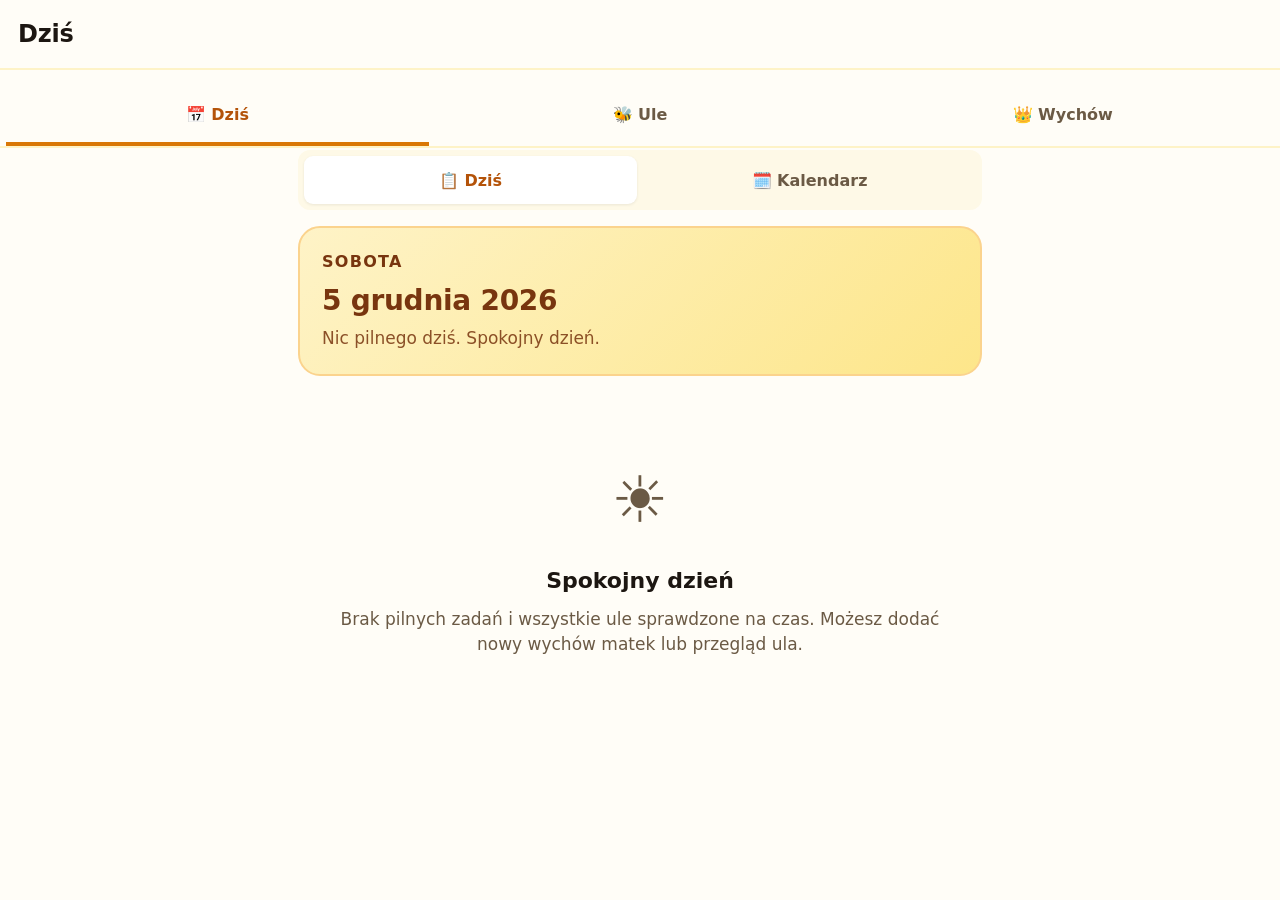
<file: index.html>
<!DOCTYPE html>
<html lang="pl">
<head>
<meta charset="UTF-8">
<meta name="viewport" content="width=device-width, initial-scale=1.0, viewport-fit=cover">
<meta name="theme-color" content="#f59e0b">
<title>Pasieka</title>
<link rel="stylesheet" href="style.css">
</head>
<body>
<header class="topbar">
  <button id="backBtn" class="icon-btn hidden" aria-label="Wróć">←</button>
  <h1 id="title">Pasieka</h1>
  <button id="addBtn" class="icon-btn primary hidden" aria-label="Dodaj">+</button>
</header>

<nav id="tabs" class="tabs">
  <button class="tab" data-tab="today">📅 Dziś</button>
  <button class="tab" data-tab="hives">🐝 Ule</button>
  <button class="tab" data-tab="rearing">👑 Wychów</button>
</nav>

<main id="app"></main>

<template id="hiveCardTpl">
  <article class="card hive-card">
    <div class="card-main">
      <div class="card-emoji">🐝</div>
      <div class="card-body">
        <h3 class="card-title"></h3>
        <p class="card-sub"></p>
      </div>
      <div class="card-meta"></div>
    </div>
  </article>
</template>

<template id="emptyTpl">
  <div class="empty">
    <div class="empty-emoji">🍯</div>
    <h2></h2>
    <p></p>
  </div>
</template>

<dialog id="modal">
  <form id="modalForm" method="dialog">
    <h2 id="modalTitle"></h2>
    <div id="modalFields"></div>
    <div class="modal-actions">
      <button type="button" id="modalCancel" class="btn ghost">Anuluj</button>
      <button type="submit" class="btn primary">Zapisz</button>
    </div>
  </form>
</dialog>

<script src="app.js"></script>
</body>
</html>
</file>
<file: style.css>
:root {
  --bg: #fffdf7;
  --bg-elev: #ffffff;
  --bg-sub: #fef9e7;
  --ink: #1c1611;
  --ink-soft: #6b5a45;
  --accent: #d97706;
  --accent-ink: #78350f;
  --accent-soft: #fef3c7;
  --accent-strong: #b45309;
  --border: #fbd38d;
  --border-soft: #fef3c7;
  --danger: #dc2626;
  --danger-soft: #fee2e2;
  --danger-ink: #7f1d1d;
  --good: #16a34a;
  --good-soft: #dcfce7;
  --good-ink: #14532d;
  --info: #0284c7;
  --info-soft: #e0f2fe;
  --info-ink: #0c4a6e;
  --purple: #9333ea;
  --purple-soft: #ede9fe;
  --purple-ink: #4c1d95;
  --shadow: 0 1px 2px rgba(120, 53, 15, 0.06), 0 4px 12px rgba(120, 53, 15, 0.08);
  --shadow-lg: 0 4px 8px rgba(120, 53, 15, 0.08), 0 12px 32px rgba(120, 53, 15, 0.12);
}

* { box-sizing: border-box; }
html { font-size: 18px; }
html, body { margin: 0; padding: 0; }
body {
  font-family: -apple-system, BlinkMacSystemFont, "Segoe UI", system-ui, sans-serif;
  background: var(--bg);
  color: var(--ink);
  min-height: 100vh;
  min-height: 100dvh;
  -webkit-font-smoothing: antialiased;
  padding-bottom: env(safe-area-inset-bottom);
  font-size: 18px;
  line-height: 1.5;
}

.topbar {
  position: sticky;
  top: 0;
  z-index: 10;
  display: flex;
  align-items: center;
  gap: 14px;
  padding: 16px 18px;
  padding-top: calc(16px + env(safe-area-inset-top));
  background: var(--bg);
  border-bottom: 2px solid var(--border-soft);
}
.topbar h1 {
  flex: 1;
  margin: 0;
  font-size: 24px;
  font-weight: 700;
  letter-spacing: -0.01em;
}

.icon-btn {
  width: 52px;
  height: 52px;
  border-radius: 14px;
  border: 2px solid var(--border-soft);
  background: var(--bg-elev);
  color: var(--ink);
  font-size: 28px;
  font-weight: 700;
  cursor: pointer;
  display: grid;
  place-items: center;
  transition: transform .1s, background .15s;
}
.icon-btn:active { transform: scale(0.94); }
.icon-btn.primary {
  background: var(--accent);
  color: white;
  border-color: var(--accent);
}
.icon-btn.hidden { display: none !important; }

.tabs {
  position: sticky;
  top: 86px;
  z-index: 9;
  display: flex;
  background: var(--bg);
  border-bottom: 2px solid var(--border-soft);
  padding: 0 6px;
}
.tabs.hidden { display: none; }
.tab {
  flex: 1;
  background: transparent;
  border: none;
  color: var(--ink-soft);
  padding: 16px 4px;
  font-size: 16px;
  font-weight: 700;
  font-family: inherit;
  cursor: pointer;
  border-bottom: 4px solid transparent;
  transition: color .15s, border-color .15s;
  min-height: 60px;
}
.tab.active {
  color: var(--accent-strong);
  border-bottom-color: var(--accent);
}

#app {
  max-width: 720px;
  margin: 0 auto;
  padding: 18px;
  display: flex;
  flex-direction: column;
  gap: 16px;
}

.card {
  background: var(--bg-elev);
  border: 2px solid var(--border-soft);
  border-radius: 18px;
  padding: 20px;
  box-shadow: var(--shadow);
  cursor: pointer;
  transition: transform .1s;
}
.card:active { transform: scale(0.99); }

.card-main { display: flex; align-items: center; gap: 16px; }
.card-emoji {
  font-size: 36px;
  width: 60px;
  height: 60px;
  background: var(--accent-soft);
  border-radius: 16px;
  display: grid;
  place-items: center;
  flex-shrink: 0;
}
.card-body { flex: 1; min-width: 0; }
.card-title { margin: 0 0 6px; font-size: 19px; font-weight: 700; }
.card-sub {
  margin: 0; color: var(--ink-soft); font-size: 16px;
  white-space: nowrap; overflow: hidden; text-overflow: ellipsis;
}
.card-meta { font-size: 14px; color: var(--ink-soft); text-align: right; flex-shrink: 0; }
.card-meta strong { display: block; color: var(--ink); font-size: 22px; }

.empty { text-align: center; padding: 60px 20px; color: var(--ink-soft); font-size: 17px; }
.empty-emoji { font-size: 64px; margin-bottom: 16px; }
.empty h2 { margin: 0 0 10px; color: var(--ink); font-size: 22px; }
.empty p { margin: 0; }

.section-title {
  font-size: 14px;
  text-transform: uppercase;
  letter-spacing: 0.08em;
  color: var(--ink-soft);
  margin: 16px 4px 4px;
  font-weight: 700;
}

.detail-header {
  background: linear-gradient(135deg, var(--accent-soft), #fff);
  border: 2px solid var(--border-soft);
  border-radius: 22px;
  padding: 28px 22px;
  text-align: center;
}
.detail-header .emoji { font-size: 56px; }
.detail-header h2 { margin: 12px 0 6px; font-size: 28px; letter-spacing: -0.01em; }
.detail-header p { margin: 0; color: var(--ink-soft); font-size: 17px; }

.stats {
  display: grid;
  grid-template-columns: repeat(3, 1fr);
  gap: 10px;
}
.stat {
  background: var(--bg-elev);
  border: 2px solid var(--border-soft);
  border-radius: 16px;
  padding: 14px 8px;
  text-align: center;
}
.stat-val { font-size: 26px; font-weight: 700; color: var(--accent-strong); line-height: 1.1; }
.stat-lbl {
  font-size: 12px;
  text-transform: uppercase;
  letter-spacing: 0.08em;
  color: var(--ink-soft);
  margin-top: 4px;
  font-weight: 700;
}

/* HERO TODAY CARD - duże, czytelne, dla seniora */
.hero-today {
  background: linear-gradient(135deg, #fef3c7, #fde68a);
  border-radius: 22px;
  padding: 22px;
  border: 2px solid var(--border);
}
.hero-today .hero-date {
  font-size: 16px;
  font-weight: 700;
  text-transform: uppercase;
  letter-spacing: 0.08em;
  color: var(--accent-ink);
  margin-bottom: 6px;
}
.hero-today .hero-title {
  font-size: 28px;
  font-weight: 700;
  color: var(--accent-ink);
  margin: 0 0 4px;
  letter-spacing: -0.01em;
}
.hero-today .hero-sub {
  font-size: 17px;
  color: var(--accent-ink);
  margin: 0;
  opacity: 0.85;
}

/* DUŻA karta zadania na dziś */
.big-task {
  background: var(--bg-elev);
  border: 3px solid var(--border);
  border-radius: 20px;
  padding: 22px;
  box-shadow: var(--shadow-lg);
  cursor: pointer;
}
.big-task.urgent { border-color: var(--danger); background: #fffafa; }
.big-task.critical { border-color: var(--accent); background: linear-gradient(135deg, #fffbeb, #fff); }
.big-task .bt-label {
  font-size: 13px;
  font-weight: 700;
  text-transform: uppercase;
  letter-spacing: 0.1em;
  color: var(--accent-strong);
  margin-bottom: 10px;
}
.big-task.urgent .bt-label { color: var(--danger-ink); }
.big-task .bt-title {
  font-size: 24px;
  font-weight: 700;
  margin: 0 0 8px;
  line-height: 1.2;
  color: var(--ink);
  display: flex;
  align-items: center;
  gap: 10px;
}
.big-task .bt-title .bt-icon { font-size: 32px; }
.big-task .bt-meta {
  font-size: 16px;
  color: var(--ink-soft);
  margin: 0 0 12px;
  font-weight: 600;
}
.big-task .bt-desc {
  font-size: 16px;
  color: var(--ink);
  margin: 0 0 16px;
  line-height: 1.5;
}
.big-task .bt-actions {
  display: flex;
  gap: 10px;
}
.big-task .bt-actions .btn {
  flex: 1;
  font-size: 17px;
  padding: 14px;
  min-height: 52px;
}

.section-card {
  background: var(--bg-elev);
  border: 2px solid var(--border-soft);
  border-radius: 18px;
  padding: 18px;
}
.section-card .sc-title {
  font-size: 14px;
  font-weight: 700;
  text-transform: uppercase;
  letter-spacing: 0.08em;
  color: var(--ink-soft);
  margin: 0 0 12px;
}
.section-card .sc-list {
  display: flex;
  flex-direction: column;
  gap: 12px;
}
.sc-item {
  display: flex;
  align-items: flex-start;
  gap: 12px;
  padding: 12px;
  background: var(--bg-sub);
  border-radius: 12px;
  cursor: pointer;
  min-height: 60px;
}
.sc-item:active { transform: scale(0.99); }
.sc-item-icon {
  font-size: 24px;
  width: 40px;
  height: 40px;
  display: grid;
  place-items: center;
  background: white;
  border-radius: 10px;
  flex-shrink: 0;
}
.sc-item-body { flex: 1; min-width: 0; }
.sc-item-title { font-size: 17px; font-weight: 600; color: var(--ink); margin: 0 0 2px; }
.sc-item-sub { font-size: 14px; color: var(--ink-soft); margin: 0; }
.sc-item.danger { background: var(--danger-soft); }
.sc-item.danger .sc-item-icon { background: white; }
.sc-item.warn { background: #fed7aa; }

.inspection {
  background: var(--bg-elev);
  border: 2px solid var(--border-soft);
  border-radius: 16px;
  padding: 16px;
  display: flex;
  gap: 14px;
}
.insp-date {
  text-align: center;
  width: 56px;
  flex-shrink: 0;
  background: var(--accent-soft);
  border-radius: 12px;
  padding: 8px 0;
}
.insp-date .day { font-size: 24px; font-weight: 700; color: var(--accent-ink); line-height: 1; }
.insp-date .month {
  font-size: 11px; text-transform: uppercase;
  color: var(--accent-ink); margin-top: 4px; font-weight: 700;
}
.insp-body { flex: 1; min-width: 0; }
.insp-tags { display: flex; flex-wrap: wrap; gap: 6px; margin-bottom: 8px; }
.tag {
  font-size: 14px;
  padding: 5px 10px;
  border-radius: 999px;
  background: var(--accent-soft);
  color: var(--accent-ink);
  font-weight: 600;
}
.tag.good { background: var(--good-soft); color: var(--good-ink); }
.tag.warn { background: #fed7aa; color: #9a3412; }
.tag.bad { background: var(--danger-soft); color: var(--danger-ink); }
.insp-notes { margin: 0; font-size: 16px; color: var(--ink); line-height: 1.45; }

.btn {
  border: none;
  border-radius: 14px;
  padding: 14px 20px;
  font-size: 17px;
  font-weight: 700;
  cursor: pointer;
  font-family: inherit;
  min-height: 52px;
}
.btn.primary { background: var(--accent); color: white; }
.btn.primary:active { background: var(--accent-strong); }
.btn.ghost { background: var(--bg-sub); color: var(--ink); border: 2px solid var(--border-soft); }
.btn.danger { background: transparent; color: var(--danger-ink); border: 2px solid var(--danger-soft); }
.btn.success { background: var(--good); color: white; }
.btn-row { display: flex; gap: 10px; margin-top: 4px; }
.btn-row .btn { flex: 1; }

dialog {
  border: none;
  border-radius: 22px;
  padding: 0;
  max-width: 92vw;
  width: 460px;
  background: var(--bg-elev);
  color: var(--ink);
  box-shadow: 0 20px 50px rgba(120, 53, 15, .2);
  font-size: 17px;
}
dialog::backdrop { background: rgba(120, 53, 15, .35); backdrop-filter: blur(4px); }
#modalForm { padding: 22px; }
#modalForm h2 { margin: 0 0 18px; font-size: 22px; }
#modalFields { display: flex; flex-direction: column; gap: 14px; margin-bottom: 18px; }
.field { display: flex; flex-direction: column; gap: 8px; }
.field label { font-size: 15px; font-weight: 700; color: var(--ink); }
.field input, .field select, .field textarea {
  border: 2px solid var(--border);
  background: var(--bg);
  color: var(--ink);
  border-radius: 12px;
  padding: 14px 14px;
  font-size: 18px;
  font-family: inherit;
  width: 100%;
  min-height: 52px;
}
.field textarea { min-height: 90px; resize: vertical; }
.field input:focus, .field select:focus, .field textarea:focus {
  outline: 3px solid var(--accent);
  outline-offset: -1px;
}
.checkrow { display: flex; align-items: center; gap: 12px; padding: 12px 0; }
.checkrow input { width: 26px; height: 26px; }
.checkrow label { font-size: 17px; font-weight: 600; color: var(--ink); cursor: pointer; }
.modal-actions { display: flex; gap: 10px; justify-content: stretch; }
.modal-actions .btn { flex: 1; }

.rearing-card-progress {
  margin-top: 14px;
  height: 8px;
  background: var(--border-soft);
  border-radius: 4px;
  overflow: hidden;
}
.rearing-card-progress > div {
  height: 100%;
  background: var(--accent);
  transition: width .3s;
}

/* ============================================
 * Tabela kalendarza - duża, czytelna
 * ============================================ */

.cal-wrap {
  background: var(--bg-elev);
  border: 2px solid var(--border-soft);
  border-radius: 18px;
  overflow: hidden;
  box-shadow: var(--shadow);
}

.cal-legend {
  display: flex;
  flex-wrap: wrap;
  gap: 12px;
  font-size: 13px;
  color: var(--ink);
  padding: 12px 14px;
  background: var(--bg-sub);
  border-bottom: 2px solid var(--border-soft);
  font-weight: 600;
}
.cal-legend span { display: inline-flex; align-items: center; gap: 5px; }
.cal-legend .dot {
  width: 14px; height: 14px; border-radius: 4px; display: inline-block;
  border: 1px solid rgba(0,0,0,.1);
}

.cal {
  width: 100%;
  border-collapse: separate;
  border-spacing: 0;
  font-size: 16px;
}
.cal th {
  background: var(--accent-soft);
  text-align: left;
  padding: 12px 10px;
  font-size: 12px;
  text-transform: uppercase;
  letter-spacing: 0.08em;
  color: var(--accent-ink);
  font-weight: 700;
  border-bottom: 3px solid var(--accent);
}
.cal th:first-child { padding-left: 14px; }
.cal th:last-child { padding-right: 14px; text-align: center; }

.cal td {
  padding: 14px 10px;
  border-bottom: 2px solid var(--border-soft);
  vertical-align: top;
  background: var(--bg-elev);
}
.cal td:first-child { padding-left: 14px; }
.cal td:last-child { padding-right: 14px; text-align: center; vertical-align: middle; }
.cal tr:last-child td { border-bottom: none; }

.cal tr.row-pre td { background: #faf5ff; }
.cal tr.row-graft td { background: var(--accent-soft); }
.cal tr.row-today td { background: var(--info-soft); border-bottom-color: var(--info); }
.cal tr.row-overdue td { background: var(--danger-soft); }
.cal tr.row-done td { opacity: 0.55; background: var(--bg-sub); }
.cal tr.row-done .t-title { text-decoration: line-through; }
.cal tr.row-critical { box-shadow: inset 5px 0 0 var(--danger); }
.cal tr { cursor: pointer; }

.t-date {
  font-weight: 700;
  color: var(--ink);
  font-size: 16px;
  white-space: nowrap;
  line-height: 1.15;
}
.t-date small {
  display: block;
  color: var(--ink-soft);
  font-weight: 600;
  font-size: 12px;
  text-transform: uppercase;
  margin-top: 3px;
}

.t-day {
  display: inline-block;
  padding: 5px 10px;
  border-radius: 8px;
  font-weight: 700;
  font-size: 14px;
  text-align: center;
  white-space: nowrap;
  background: var(--accent-soft);
  color: var(--accent-ink);
}
.t-day.neg { background: var(--purple-soft); color: var(--purple-ink); }
.t-day.zero { background: var(--accent); color: white; }

.hive-chip {
  display: inline-block;
  padding: 5px 11px;
  border-radius: 8px;
  font-weight: 700;
  font-size: 14px;
  white-space: nowrap;
  max-width: 110px;
  overflow: hidden;
  text-overflow: ellipsis;
}

.t-title {
  font-weight: 700;
  font-size: 16px;
  margin: 0 0 5px;
  color: var(--ink);
  line-height: 1.3;
}
.t-icon { margin-right: 6px; font-size: 18px; }
.t-desc {
  margin: 4px 0 0;
  font-size: 14px;
  color: var(--ink-soft);
  line-height: 1.45;
}

.t-check {
  width: 36px;
  height: 36px;
  border-radius: 50%;
  border: 3px solid var(--border);
  background: white;
  cursor: pointer;
  font-size: 18px;
  font-weight: 700;
  color: white;
  display: inline-grid;
  place-items: center;
}
.row-done .t-check { background: var(--good); border-color: var(--good); }

.view-toggle {
  display: flex;
  gap: 6px;
  background: var(--bg-sub);
  border-radius: 12px;
  padding: 6px;
}
.view-toggle button {
  flex: 1;
  border: none;
  background: transparent;
  padding: 12px;
  font-size: 16px;
  font-weight: 700;
  color: var(--ink-soft);
  border-radius: 9px;
  cursor: pointer;
  font-family: inherit;
  min-height: 48px;
}
.view-toggle button.active {
  background: white;
  color: var(--accent-strong);
  box-shadow: 0 1px 3px rgba(0,0,0,.08);
}

/* Card-style task list (legacy fallback) */
.task {
  background: var(--bg-elev);
  border: 2px solid var(--border-soft);
  border-radius: 16px;
  padding: 16px;
  display: flex;
  gap: 14px;
  align-items: flex-start;
  cursor: pointer;
  transition: transform .1s, opacity .15s;
}
.task:active { transform: scale(0.99); }
.task.done { opacity: 0.55; }
.task.done .task-title { text-decoration: line-through; }
.task.today { border-color: var(--info); border-width: 3px; box-shadow: 0 0 0 4px var(--info-soft); }
.task.overdue { border-color: var(--danger); }
.task.future { opacity: 0.75; }

.task-day {
  text-align: center;
  width: 64px;
  flex-shrink: 0;
  background: var(--accent-soft);
  border-radius: 12px;
  padding: 10px 0;
}
.task.critical .task-day { background: var(--danger-soft); }
.task.critical .task-day .day-n { color: var(--danger-ink); }
.task.critical .task-day .day-d { color: var(--danger-ink); }
.day-n { font-size: 26px; font-weight: 700; color: var(--accent-ink); line-height: 1; }
.day-d {
  font-size: 11px; text-transform: uppercase;
  color: var(--accent-ink); margin-top: 4px; font-weight: 700;
}
.task-body { flex: 1; min-width: 0; }
.task-icon { font-size: 22px; margin-right: 8px; }
.task-title { margin: 0 0 6px; font-size: 17px; font-weight: 700; }
.task-meta { font-size: 14px; color: var(--ink-soft); margin-bottom: 6px; font-weight: 600; }
.task-desc { margin: 0; font-size: 15px; color: var(--ink); line-height: 1.45; }
.task-check {
  width: 36px;
  height: 36px;
  border-radius: 50%;
  border: 3px solid var(--border);
  background: white;
  flex-shrink: 0;
  cursor: pointer;
  display: grid;
  place-items: center;
  margin-top: 2px;
  font-size: 18px;
  color: white;
  font-weight: 700;
}
.task.done .task-check { background: var(--good); border-color: var(--good); }

/* ============================================
 * Kalendarz miesięczny - klasyczna siatka 7 kolumn
 * ============================================ */

.cal-nav {
  display: flex;
  align-items: center;
  gap: 8px;
  background: var(--bg-elev);
  border: 2px solid var(--border-soft);
  border-radius: 16px;
  padding: 6px;
}
.cal-nav-btn {
  width: 52px;
  height: 52px;
  border-radius: 12px;
  border: none;
  background: var(--accent-soft);
  color: var(--accent-strong);
  font-size: 28px;
  font-weight: 700;
  cursor: pointer;
  font-family: inherit;
  flex-shrink: 0;
}
.cal-nav-btn:active { background: var(--border); }
.cal-nav-title {
  flex: 1;
  background: transparent;
  border: none;
  color: var(--ink);
  font-size: 20px;
  font-weight: 700;
  cursor: pointer;
  font-family: inherit;
  padding: 12px;
  border-radius: 12px;
  letter-spacing: -0.01em;
  min-height: 52px;
}
.cal-nav-title:active { background: var(--bg-sub); }

.month-grid {
  display: grid;
  grid-template-columns: repeat(7, 1fr);
  gap: 4px;
  background: var(--bg-elev);
  padding: 8px;
  border-radius: 16px;
  border: 2px solid var(--border-soft);
  box-shadow: var(--shadow);
}
.month-head {
  text-align: center;
  font-size: 12px;
  font-weight: 700;
  color: var(--ink-soft);
  text-transform: uppercase;
  padding: 8px 2px;
  letter-spacing: 0.05em;
}
.month-day {
  aspect-ratio: 1;
  background: var(--bg-sub);
  border-radius: 10px;
  padding: 5px;
  display: flex;
  flex-direction: column;
  cursor: pointer;
  font-size: 15px;
  border: 2px solid transparent;
  min-height: 48px;
}
.month-day:active { transform: scale(0.96); }
.month-day .dnum { font-weight: 700; color: var(--ink); font-size: 16px; }
.month-day.other-month { opacity: 0.35; }
.month-day.weekend .dnum { color: var(--accent-strong); }
.month-day.today { background: var(--info-soft); border-color: var(--info); }
.month-day.today .dnum { color: var(--info-ink); }
.month-day.selected { background: var(--accent-soft); border-color: var(--accent); border-width: 3px; }
.month-day.selected .dnum { color: var(--accent-ink); }
.month-day .events {
  display: flex;
  flex-wrap: wrap;
  gap: 3px;
  margin-top: auto;
  justify-content: flex-start;
}
.event-dot {
  width: 8px;
  height: 8px;
  border-radius: 50%;
  display: inline-block;
  flex-shrink: 0;
}
.event-dot.task { background: var(--accent); }
.event-dot.critical { background: var(--danger); }
.event-dot.hive { background: var(--good); }

.cal-legend-sm {
  display: flex;
  flex-wrap: wrap;
  gap: 14px;
  font-size: 14px;
  color: var(--ink);
  font-weight: 600;
  padding: 0 4px;
}
.cal-legend-sm span {
  display: inline-flex;
  align-items: center;
  gap: 6px;
}

.day-panel {
  background: var(--bg-elev);
  border: 2px solid var(--border-soft);
  border-radius: 18px;
  overflow: hidden;
  box-shadow: var(--shadow);
}
.day-panel-head {
  background: linear-gradient(135deg, var(--accent-soft), #fff);
  padding: 18px 20px;
  border-bottom: 2px solid var(--border-soft);
}
.day-panel-head h3 {
  margin: 0 0 4px;
  font-size: 22px;
  color: var(--ink);
  letter-spacing: -0.01em;
}
.day-panel-head p {
  margin: 0;
  font-size: 15px;
  color: var(--ink-soft);
  font-weight: 600;
  text-transform: capitalize;
}
.day-empty {
  padding: 30px 20px;
  text-align: center;
  color: var(--ink-soft);
  font-size: 16px;
  margin: 0;
}
.day-events {
  display: flex;
  flex-direction: column;
}
.day-event {
  display: flex;
  align-items: flex-start;
  gap: 14px;
  padding: 16px 18px;
  border-bottom: 1px solid var(--border-soft);
  cursor: pointer;
  background: var(--bg-elev);
}
.day-event:last-child { border-bottom: none; }
.day-event:active { background: var(--bg-sub); }
.day-event.critical { box-shadow: inset 5px 0 0 var(--danger); }
.day-event.done { opacity: 0.55; }
.day-event.done h4 { text-decoration: line-through; }
.day-event.hive { box-shadow: inset 5px 0 0 var(--good); }
.de-icon {
  font-size: 28px;
  width: 48px;
  height: 48px;
  background: var(--bg-sub);
  border-radius: 12px;
  display: grid;
  place-items: center;
  flex-shrink: 0;
}
.day-event.hive .de-icon { background: var(--good-soft); }
.day-event.critical .de-icon { background: var(--danger-soft); }
.de-body { flex: 1; min-width: 0; }
.de-body h4 {
  margin: 0 0 4px;
  font-size: 17px;
  font-weight: 700;
  color: var(--ink);
  line-height: 1.25;
}
.de-meta {
  margin: 0 0 6px;
  font-size: 13px;
  color: var(--ink-soft);
  font-weight: 600;
}
.de-desc {
  margin: 0;
  font-size: 14px;
  color: var(--ink);
  line-height: 1.4;
}

/* ============================================
 * Siatka uli - status w widoku termowizyjnym
 * ============================================ */

.search-bar {
  background: var(--bg-elev);
  border: 2px solid var(--border);
  border-radius: 14px;
  padding: 12px 18px;
  font-size: 17px;
  font-family: inherit;
  width: 100%;
  min-height: 52px;
  color: var(--ink);
}
.search-bar:focus { outline: 3px solid var(--accent); outline-offset: -1px; }

.status-summary {
  display: grid;
  grid-template-columns: repeat(4, 1fr);
  gap: 6px;
  margin-bottom: 4px;
}
.status-pill {
  background: var(--bg-elev);
  border: 2px solid var(--border-soft);
  border-radius: 12px;
  padding: 10px 6px;
  text-align: center;
}
.status-pill .sp-val {
  font-size: 22px;
  font-weight: 700;
  line-height: 1;
}
.status-pill .sp-lbl {
  font-size: 11px;
  font-weight: 700;
  text-transform: uppercase;
  letter-spacing: 0.05em;
  color: var(--ink-soft);
  margin-top: 4px;
}
.status-pill.ok { border-color: var(--good); }
.status-pill.ok .sp-val { color: var(--good-ink); }
.status-pill.warn { border-color: #ea580c; }
.status-pill.warn .sp-val { color: #9a3412; }
.status-pill.urgent { border-color: var(--danger); background: var(--danger-soft); }
.status-pill.urgent .sp-val { color: var(--danger-ink); }
.status-pill.never .sp-val { color: var(--ink-soft); }

.hive-group {
  background: var(--bg-elev);
  border: 2px solid var(--border-soft);
  border-radius: 16px;
  padding: 12px;
}
.hive-group-head {
  display: flex;
  justify-content: space-between;
  align-items: center;
  font-size: 17px;
  font-weight: 700;
  color: var(--ink);
  padding: 4px 6px 12px;
  border-bottom: 2px solid var(--border-soft);
  margin-bottom: 12px;
}
.hive-group-head small {
  font-weight: 600;
  color: var(--ink-soft);
  font-size: 14px;
}

.hive-grid {
  display: grid;
  grid-template-columns: repeat(auto-fill, minmax(64px, 1fr));
  gap: 6px;
}
.hive-grid-cell {
  aspect-ratio: 1;
  border-radius: 10px;
  display: flex;
  flex-direction: column;
  align-items: center;
  justify-content: center;
  font-weight: 700;
  cursor: pointer;
  font-size: 15px;
  padding: 4px;
  text-align: center;
  border: 2px solid transparent;
  position: relative;
  transition: transform .1s;
}
.hive-grid-cell:active { transform: scale(0.94); }
.hive-grid-cell.ok { background: var(--good-soft); color: var(--good-ink); border-color: #86efac; }
.hive-grid-cell.warn { background: #fed7aa; color: #9a3412; border-color: #fb923c; }
.hive-grid-cell.urgent { background: var(--danger-soft); color: var(--danger-ink); border-color: var(--danger); }
.hive-grid-cell.never { background: var(--bg-sub); color: var(--ink-soft); border-color: var(--border-soft); }
.hg-name {
  font-size: 15px;
  font-weight: 700;
  white-space: nowrap;
  overflow: hidden;
  text-overflow: ellipsis;
  max-width: 100%;
  line-height: 1;
}
.hg-days {
  font-size: 10px;
  font-weight: 600;
  margin-top: 3px;
  opacity: 0.8;
}

.event-badge {
  background: var(--accent);
  color: white;
  font-size: 10px;
  font-weight: 700;
  border-radius: 999px;
  padding: 1px 5px;
  min-width: 16px;
  height: 16px;
  display: inline-flex;
  align-items: center;
  justify-content: center;
}
.event-badge.critical { background: var(--danger); }
.event-badge.hive { background: var(--good); }

.show-more-btn {
  background: var(--bg-sub);
  border: 2px dashed var(--border);
  border-radius: 12px;
  padding: 14px;
  text-align: center;
  font-size: 15px;
  font-weight: 700;
  color: var(--accent-strong);
  cursor: pointer;
  width: 100%;
  font-family: inherit;
  margin-top: 8px;
}
.show-more-btn:active { background: var(--accent-soft); }

/* Toast for actions */
.toast {
  position: fixed;
  left: 50%;
  bottom: 30px;
  transform: translateX(-50%);
  background: var(--ink);
  color: white;
  padding: 14px 22px;
  border-radius: 14px;
  font-size: 16px;
  font-weight: 600;
  z-index: 100;
  box-shadow: 0 8px 24px rgba(0,0,0,.2);
  animation: toastIn .25s ease-out;
}
@keyframes toastIn {
  from { transform: translate(-50%, 20px); opacity: 0; }
  to { transform: translate(-50%, 0); opacity: 1; }
}

/* Print friendly */
@media print {
  body { background: white; font-size: 12pt; }
  .topbar, .tabs, .icon-btn, .btn, .view-toggle, .t-check, .task-check { display: none !important; }
  .cal-wrap, .card, .stat { box-shadow: none; border-color: #ccc; page-break-inside: avoid; }
  .hero-today { background: white !important; border: 2px solid #d97706 !important; }
}
</file>
